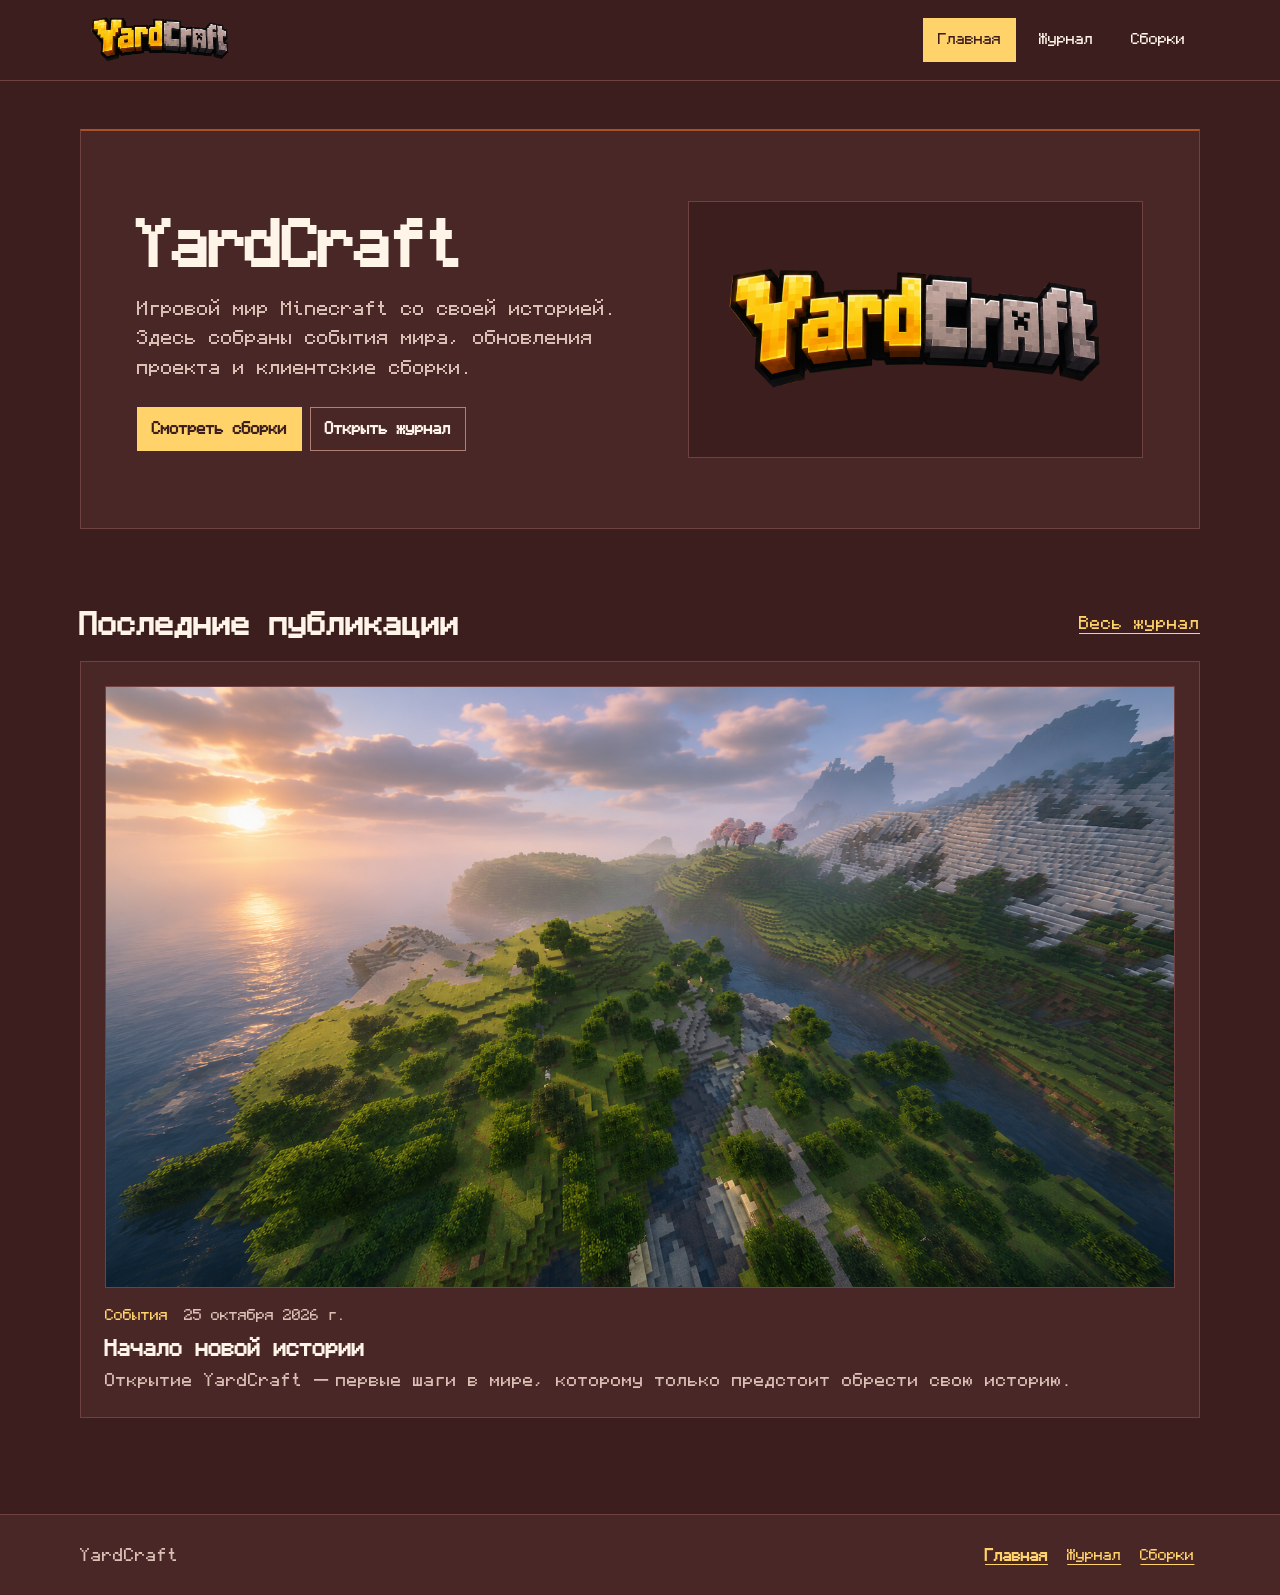
<file: index.html>
<!doctype html>
<html lang="ru" data-font="a">
<head>
  <meta charset="utf-8">
  <meta name="viewport" content="width=device-width, initial-scale=1">
  <meta name="theme-color" content="#3C1E1E">
  <meta name="description" content="Игровой мир Minecraft со своей историей. Здесь собраны события мира, обновления проекта и клиентские сборки.">
  <title>YardCraft</title>
  <link rel="canonical" href="https://yardcraft.github.io/">
  <meta property="og:type" content="website">
  <meta property="og:locale" content="ru_RU">
  <meta property="og:site_name" content="YardCraft">
  <meta property="og:title" content="YardCraft">
  <meta property="og:description" content="Игровой мир Minecraft со своей историей. Здесь собраны события мира, обновления проекта и клиентские сборки.">
  <meta property="og:url" content="https://yardcraft.github.io/">
  <meta property="og:image" content="https://yardcraft.github.io/YardCraft.png">
  <meta property="og:image:alt" content="YardCraft">
  <link rel="preload" href="/fonts/Monocraft-Regular.woff2" as="font" type="font/woff2" crossorigin>
  <link rel="stylesheet" href="/assets/css/site.css">
  <link rel="icon" href="/YardCraft.png" type="image/png">
  <script defer src="/assets/js/legacy-links.js"></script>
</head>
<body>
  <a class="skip" href="#main">К содержимому</a>
  <header class="site-header">
    <div class="wrap header-inner">
      <a class="logo" href="/" aria-label="YardCraft — главная">
        <img src="/YardCraft.png" alt="" width="1254" height="1254">
      </a>
      <nav class="navigation" aria-label="Основная"><a href="/" aria-current="page">Главная</a><a href="/journal/">Журнал</a><a href="/builds/">Сборки</a></nav>
    </div>
  </header>
  <main id="main" class="wrap" tabindex="-1">
  <div class="legacy">
    <p id="install"><a href="/builds/#install" data-legacy>Инструкция по установке</a></p><p id="tab-install"><a href="/builds/#install" data-legacy>Инструкция по установке</a></p><p id="panel-install"><a href="/builds/#install" data-legacy>Инструкция по установке</a></p><p id="events"><a href="/journal/events/" data-legacy>События в журнале</a></p><p id="tab-events"><a href="/journal/events/" data-legacy>События в журнале</a></p><p id="panel-events"><a href="/journal/events/" data-legacy>События в журнале</a></p><p id="step-1"><a href="/builds/#step-1" data-legacy>К шагу 1 инструкции</a></p><p id="step-2"><a href="/builds/#step-2" data-legacy>К шагу 2 инструкции</a></p><p id="step-3"><a href="/builds/#step-3" data-legacy>К шагу 3 инструкции</a></p><p id="step-4"><a href="/builds/#step-4" data-legacy>К шагу 4 инструкции</a></p><p id="step-5"><a href="/builds/#step-5" data-legacy>К шагу 5 инструкции</a></p><p id="step-6"><a href="/builds/#step-6" data-legacy>К шагу 6 инструкции</a></p><p id="step-7"><a href="/builds/#step-7" data-legacy>К шагу 7 инструкции</a></p><p id="step-8"><a href="/builds/#step-8" data-legacy>К шагу 8 инструкции</a></p>
  </div>
  <section class="hero">
    <div class="hero-copy">

      <h1>YardCraft</h1>
      <p class="lead">Игровой мир Minecraft со своей историей. Здесь собраны события мира, обновления проекта и клиентские сборки.</p>

      <div class="actions"><a class="button primary" href="/builds/">Смотреть сборки</a><a class="button" href="/journal/">Открыть журнал</a></div>
    </div>
    <div class="hero-brand" aria-hidden="true"><img src="/YardCraft.png" alt="" width="1254" height="1254" fetchpriority="high"></div>
  </section>

  <section class="site-section recent" aria-labelledby="recent">
    <div class="section-heading"><h2 id="recent">Последние публикации</h2><a href="/journal/">Весь журнал</a></div>
    <ul class="post-list">
    <li><article class="post-card has-cover">
      <figure class="media card-cover"><img src="/assets/images/001-server-opening.png" alt="Вид на спавн и гору в день открытия" width="1672" height="941" decoding="async" loading="lazy"></figure>
      <div>
        <p class="meta"><span>События</span><time datetime="2026-10-25">25 октября 2026 г.</time></p>
        <h3><a href="/journal/posts/nachalo-novoy-istorii/">Начало новой истории</a></h3>
        <p>Открытие YardCraft — первые шаги в мире, которому только предстоит обрести свою историю.</p>
      </div>
    </article></li></ul>
  </section></main>
  <footer class="site-footer">
    <div class="wrap footer-inner">
      <span>YardCraft</span>
      <nav class="footer-nav" aria-label="В подвале"><a href="/" aria-current="page">Главная</a><a href="/journal/">Журнал</a><a href="/builds/">Сборки</a></nav>
    </div>
  </footer>
</body>
</html>
</file>
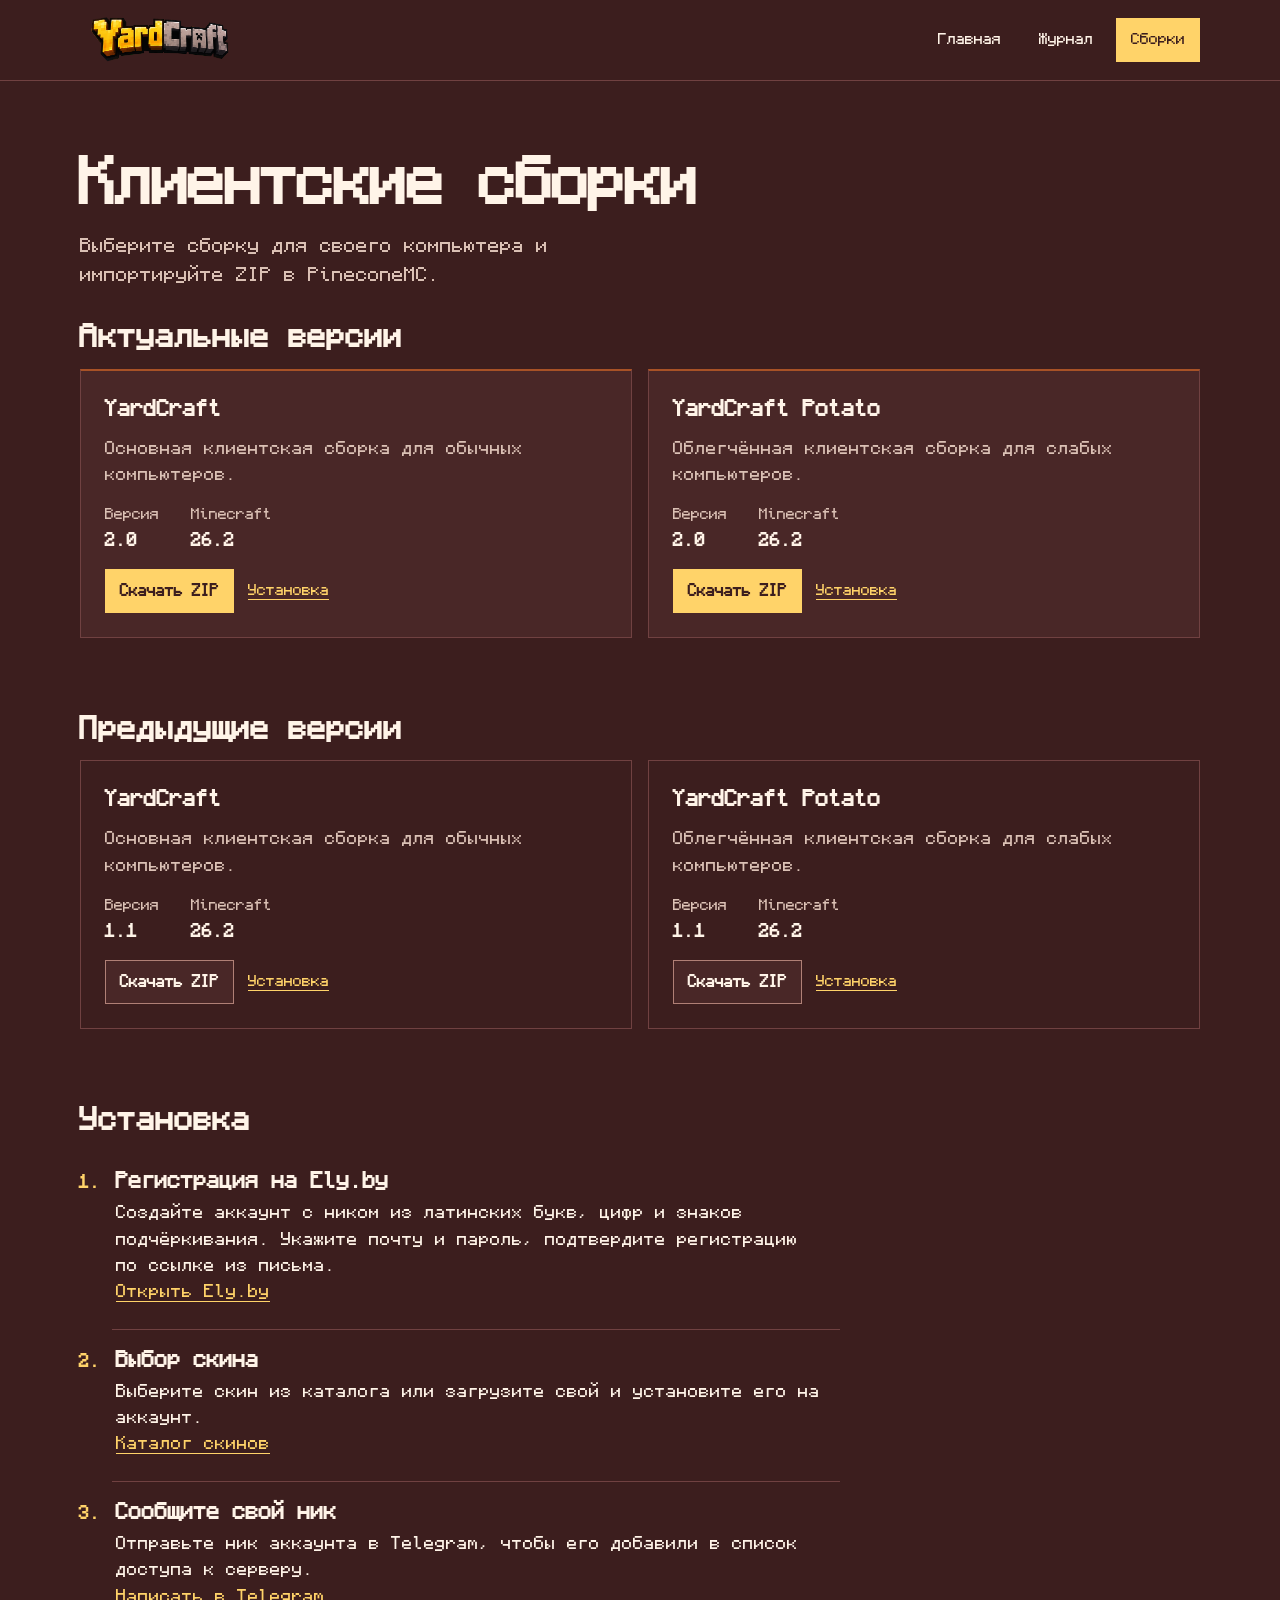
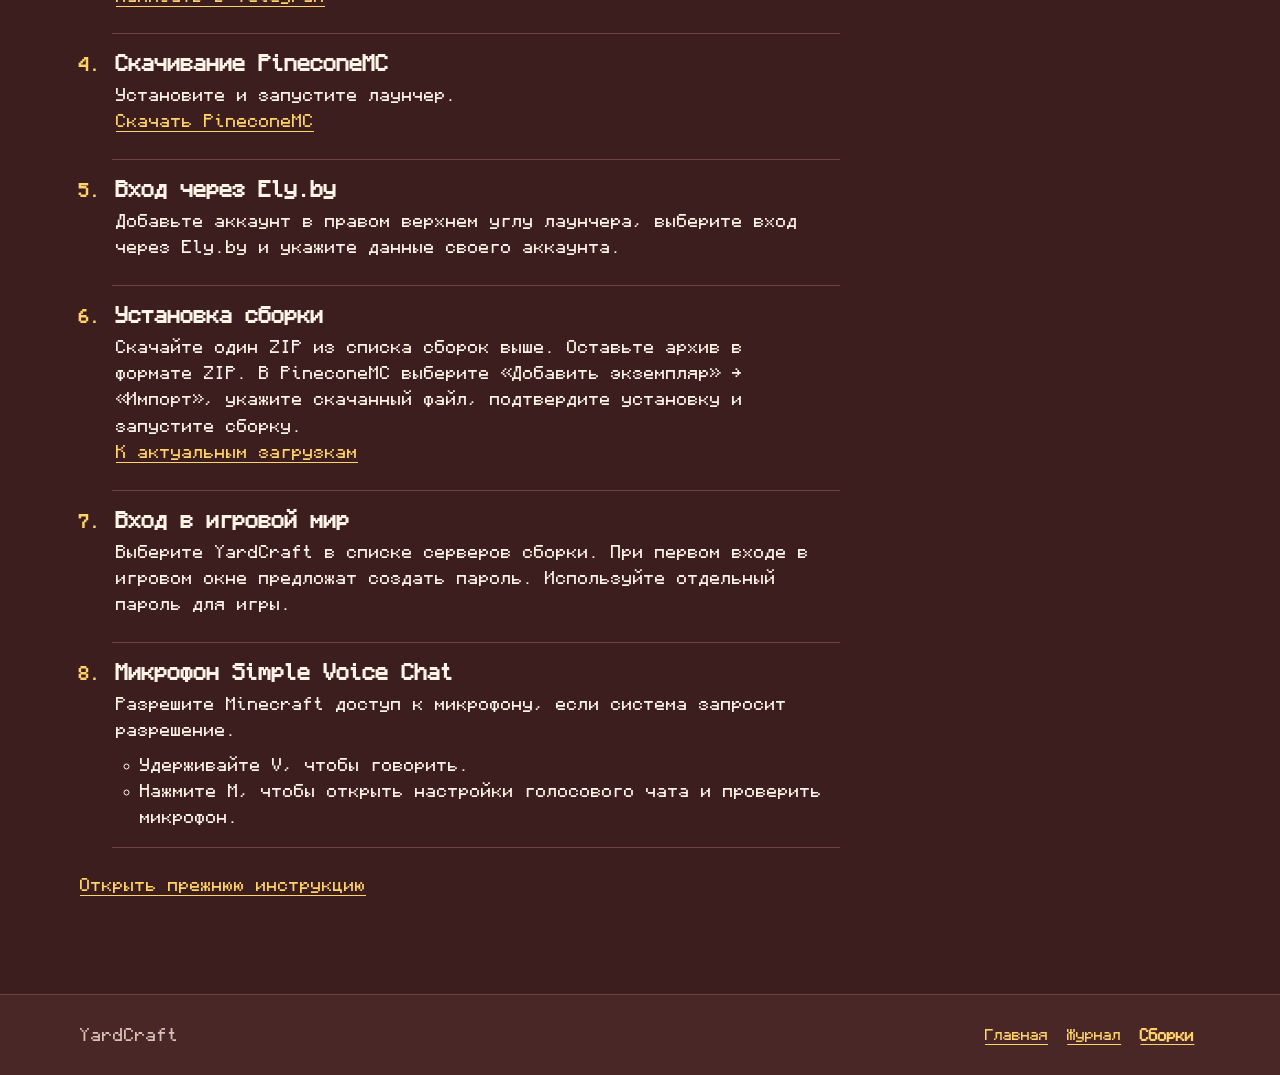
<file: builds/index.html>
<!doctype html>
<html lang="ru" data-font="a">
<head>
  <meta charset="utf-8">
  <meta name="viewport" content="width=device-width, initial-scale=1">
  <meta name="theme-color" content="#3C1E1E">
  <meta name="description" content="Актуальные и предыдущие клиентские сборки YardCraft и YardCraft Potato. Инструкция по установке через PineconeMC.">
  <title>Клиентские сборки · YardCraft</title>
  <link rel="canonical" href="https://yardcraft.github.io/builds/">
  <meta property="og:type" content="website">
  <meta property="og:locale" content="ru_RU">
  <meta property="og:site_name" content="YardCraft">
  <meta property="og:title" content="Клиентские сборки · YardCraft">
  <meta property="og:description" content="Актуальные и предыдущие клиентские сборки YardCraft и YardCraft Potato. Инструкция по установке через PineconeMC.">
  <meta property="og:url" content="https://yardcraft.github.io/builds/">
  <meta property="og:image" content="https://yardcraft.github.io/YardCraft.png">
  <meta property="og:image:alt" content="YardCraft">
  <link rel="preload" href="/fonts/Monocraft-Regular.woff2" as="font" type="font/woff2" crossorigin>
  <link rel="stylesheet" href="/assets/css/site.css">
  <link rel="icon" href="/YardCraft.png" type="image/png">

</head>
<body>
  <a class="skip" href="#main">К содержимому</a>
  <header class="site-header">
    <div class="wrap header-inner">
      <a class="logo" href="/" aria-label="YardCraft — главная">
        <img src="/YardCraft.png" alt="" width="1254" height="1254">
      </a>
      <nav class="navigation" aria-label="Основная"><a href="/">Главная</a><a href="/journal/">Журнал</a><a href="/builds/" aria-current="page">Сборки</a></nav>
    </div>
  </header>
  <main id="main" class="wrap" tabindex="-1">
  <header class="page-intro">
    <h1>Клиентские сборки</h1>
    <p class="lead">Выберите сборку для своего компьютера и импортируйте ZIP в PineconeMC.</p>
  </header>
  <section id="latest" aria-labelledby="latest-title">
    <h2 id="latest-title">Актуальные версии</h2>
    <div class="build-grid"><article class="build-card">

    <h3>YardCraft</h3>
    <p>Основная клиентская сборка для обычных компьютеров.</p>
    <dl class="facts"><div><dt>Версия</dt><dd>2.0</dd></div><div><dt>Minecraft</dt><dd>26.2</dd></div></dl>
    <div class="actions">
      <a class="button primary" href="https://github.com/bobesmogh/YardCraft/releases/download/v2.0/Yardcraft_v2.0.zip" aria-label="Скачать ZIP — YardCraft 2.0">Скачать ZIP</a>
      <a class="plain-action" href="#install">Установка</a>
    </div>

  </article><article class="build-card">

    <h3>YardCraft Potato</h3>
    <p>Облегчённая клиентская сборка для слабых компьютеров.</p>
    <dl class="facts"><div><dt>Версия</dt><dd>2.0</dd></div><div><dt>Minecraft</dt><dd>26.2</dd></div></dl>
    <div class="actions">
      <a class="button primary" href="https://github.com/bobesmogh/YardCraft/releases/download/v2.0/YardCraftpotato_v2.0.zip" aria-label="Скачать ZIP — YardCraft Potato 2.0">Скачать ZIP</a>
      <a class="plain-action" href="#install">Установка</a>
    </div>

  </article></div>
  </section>
  <section class="site-section" aria-labelledby="archive-title">
    <h2 id="archive-title">Предыдущие версии</h2>
    <div class="build-grid"><article class="build-card archived">

    <h3>YardCraft</h3>
    <p>Основная клиентская сборка для обычных компьютеров.</p>
    <dl class="facts"><div><dt>Версия</dt><dd>1.1</dd></div><div><dt>Minecraft</dt><dd>26.2</dd></div></dl>
    <div class="actions">
      <a class="button" href="https://github.com/bobesmogh/YardCraft/releases/download/Client/Yardcraft_v.1.1.zip" aria-label="Скачать ZIP — YardCraft 1.1">Скачать ZIP</a>
      <a class="plain-action" href="#install">Установка</a>
    </div>

  </article><article class="build-card archived">

    <h3>YardCraft Potato</h3>
    <p>Облегчённая клиентская сборка для слабых компьютеров.</p>
    <dl class="facts"><div><dt>Версия</dt><dd>1.1</dd></div><div><dt>Minecraft</dt><dd>26.2</dd></div></dl>
    <div class="actions">
      <a class="button" href="https://github.com/bobesmogh/YardCraft/releases/download/lowClient/YardCraftpotato_v.1.1.zip" aria-label="Скачать ZIP — YardCraft Potato 1.1">Скачать ZIP</a>
      <a class="plain-action" href="#install">Установка</a>
    </div>

  </article></div>
  </section>
  <section class="site-section install narrow" id="install">
    <h2>Установка</h2>
    <ol class="steps">
    <li id="step-1">
      <h3>Регистрация на Ely.by</h3>
      <p>Создайте аккаунт с ником из латинских букв, цифр и знаков подчёркивания. Укажите почту и пароль, подтвердите регистрацию по ссылке из письма.<br><a href="https://account.ely.by/register">Открыть Ely.by</a></p>
    </li>
    <li id="step-2">
      <h3>Выбор скина</h3>
      <p>Выберите скин из каталога или загрузите свой и установите его на аккаунт.<br><a href="https://ely.by/skins">Каталог скинов</a></p>
    </li>
    <li id="step-3">
      <h3>Сообщите свой ник</h3>
      <p>Отправьте ник аккаунта в Telegram, чтобы его добавили в список доступа к серверу.<br><a href="https://t.me/bobesmogh">Написать в Telegram</a></p>
    </li>
    <li id="step-4">
      <h3>Скачивание PineconeMC</h3>
      <p>Установите и запустите лаунчер.<br><a href="https://elyprismlauncher.github.io/">Скачать PineconeMC</a></p>
    </li>
    <li id="step-5">
      <h3>Вход через Ely.by</h3>
      <p>Добавьте аккаунт в правом верхнем углу лаунчера, выберите вход через Ely.by и укажите данные своего аккаунта.</p>
    </li>
    <li id="step-6">
      <h3>Установка сборки</h3>
      <p>Скачайте один ZIP из списка сборок выше. Оставьте архив в формате ZIP. В PineconeMC выберите «Добавить экземпляр» → «Импорт», укажите скачанный файл, подтвердите установку и запустите сборку.<br><a href="/builds/#latest">К актуальным загрузкам</a></p>
    </li>
    <li id="step-7">
      <h3>Вход в игровой мир</h3>
      <p>Выберите YardCraft в списке серверов сборки. При первом входе в игровом окне предложат создать пароль. Используйте отдельный пароль для игры.</p>
    </li>
    <li id="step-8">
      <h3>Микрофон Simple Voice Chat</h3>
      <p>Разрешите Minecraft доступ к микрофону, если система запросит разрешение.</p>
<ul><li>Удерживайте V, чтобы говорить.</li><li>Нажмите M, чтобы открыть настройки голосового чата и проверить микрофон.</li></ul>
    </li></ol>
    <p><a href="/Instruction.html">Открыть прежнюю инструкцию</a></p>
  </section></main>
  <footer class="site-footer">
    <div class="wrap footer-inner">
      <span>YardCraft</span>
      <nav class="footer-nav" aria-label="В подвале"><a href="/">Главная</a><a href="/journal/">Журнал</a><a href="/builds/" aria-current="page">Сборки</a></nav>
    </div>
  </footer>
</body>
</html>
</file>
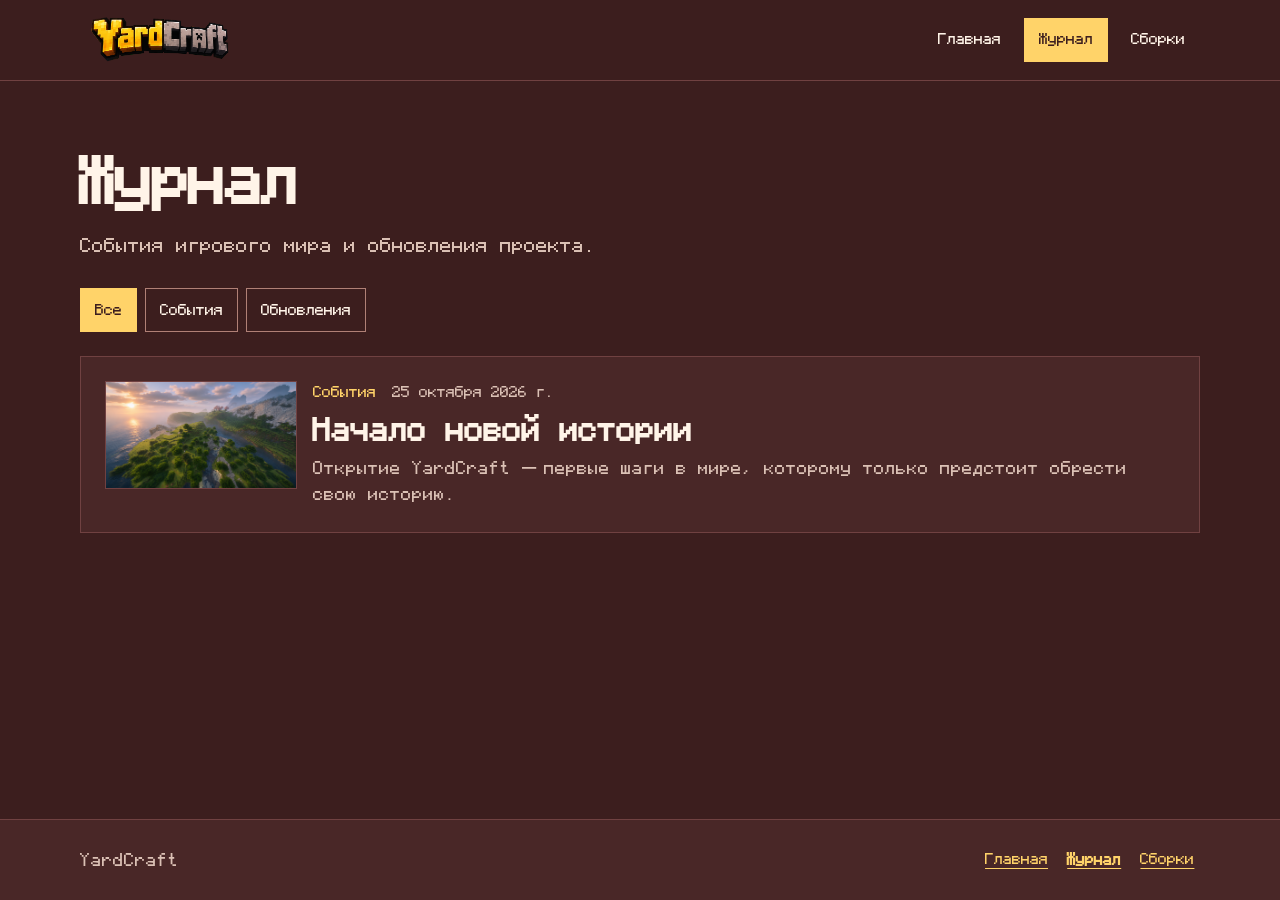
<file: journal/index.html>
<!doctype html>
<html lang="ru" data-font="a">
<head>
  <meta charset="utf-8">
  <meta name="viewport" content="width=device-width, initial-scale=1">
  <meta name="theme-color" content="#3C1E1E">
  <meta name="description" content="События игрового мира и обновления проекта YardCraft.">
  <title>Журнал · YardCraft</title>
  <link rel="canonical" href="https://yardcraft.github.io/journal/">
  <meta property="og:type" content="website">
  <meta property="og:locale" content="ru_RU">
  <meta property="og:site_name" content="YardCraft">
  <meta property="og:title" content="Журнал · YardCraft">
  <meta property="og:description" content="События игрового мира и обновления проекта YardCraft.">
  <meta property="og:url" content="https://yardcraft.github.io/journal/">
  <meta property="og:image" content="https://yardcraft.github.io/YardCraft.png">
  <meta property="og:image:alt" content="YardCraft">
  <link rel="preload" href="/fonts/Monocraft-Regular.woff2" as="font" type="font/woff2" crossorigin>
  <link rel="stylesheet" href="/assets/css/site.css">
  <link rel="icon" href="/YardCraft.png" type="image/png">

</head>
<body>
  <a class="skip" href="#main">К содержимому</a>
  <header class="site-header">
    <div class="wrap header-inner">
      <a class="logo" href="/" aria-label="YardCraft — главная">
        <img src="/YardCraft.png" alt="" width="1254" height="1254">
      </a>
      <nav class="navigation" aria-label="Основная"><a href="/">Главная</a><a href="/journal/" aria-current="page">Журнал</a><a href="/builds/">Сборки</a></nav>
    </div>
  </header>
  <main id="main" class="wrap" tabindex="-1">
  <header class="page-intro">
    <h1>Журнал</h1>
    <p class="lead">События игрового мира и обновления проекта.</p>
  </header>
  <nav class="filters" aria-label="Категории журнала"><a href="/journal/" aria-current="page">Все</a><a href="/journal/events/">События</a><a href="/journal/updates/">Обновления</a></nav>
  <section class="journal-feed" aria-label="Публикации"><ul class="post-list">
    <li><article class="post-card has-cover">
      <figure class="media card-cover"><img src="/assets/images/001-server-opening.png" alt="Вид на спавн и гору в день открытия" width="1672" height="941" decoding="async" loading="lazy"></figure>
      <div>
        <p class="meta"><span>События</span><time datetime="2026-10-25">25 октября 2026 г.</time></p>
        <h2><a href="/journal/posts/nachalo-novoy-istorii/">Начало новой истории</a></h2>
        <p>Открытие YardCraft — первые шаги в мире, которому только предстоит обрести свою историю.</p>
      </div>
    </article></li></ul></section></main>
  <footer class="site-footer">
    <div class="wrap footer-inner">
      <span>YardCraft</span>
      <nav class="footer-nav" aria-label="В подвале"><a href="/">Главная</a><a href="/journal/" aria-current="page">Журнал</a><a href="/builds/">Сборки</a></nav>
    </div>
  </footer>
</body>
</html>
</file>
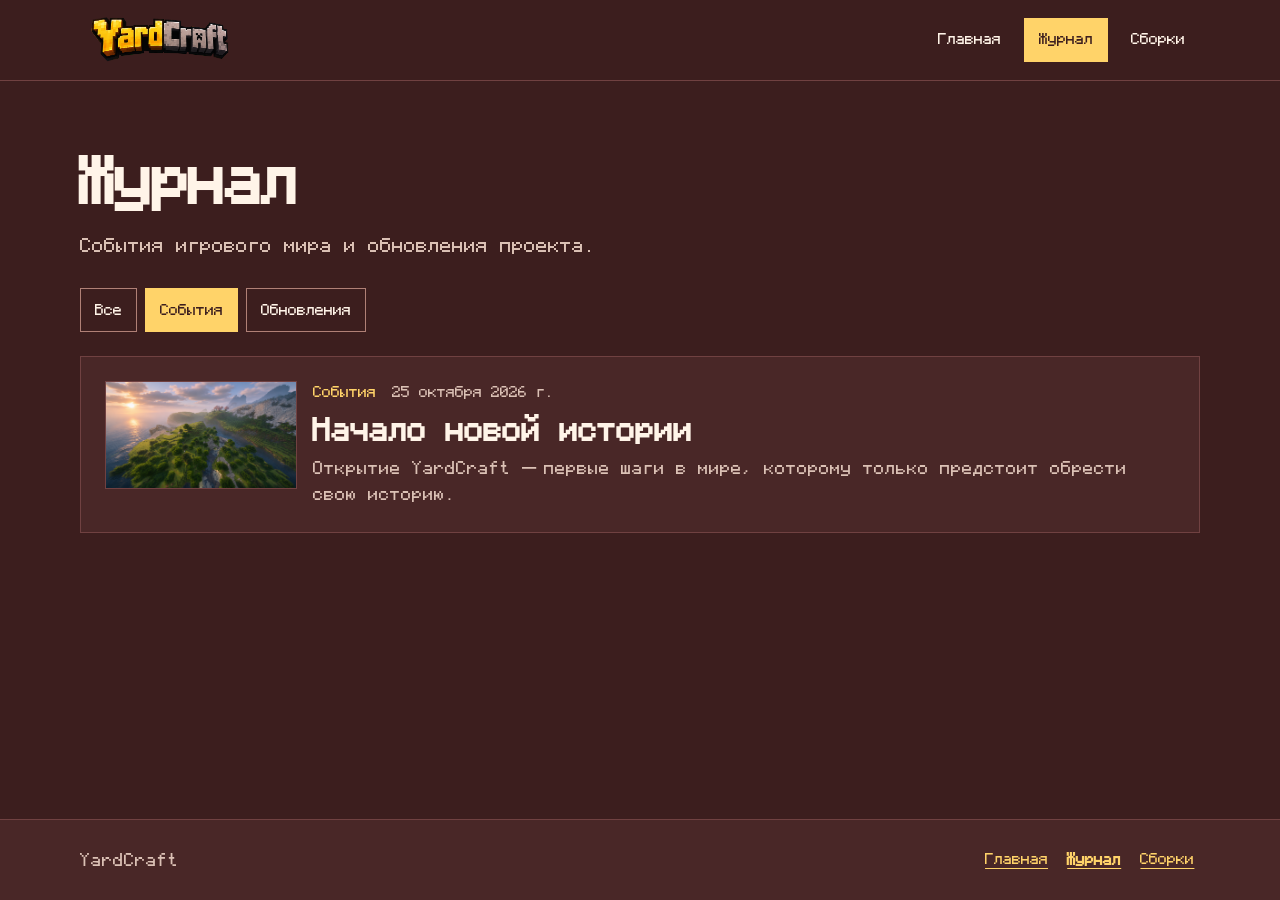
<file: journal/events/index.html>
<!doctype html>
<html lang="ru" data-font="a">
<head>
  <meta charset="utf-8">
  <meta name="viewport" content="width=device-width, initial-scale=1">
  <meta name="theme-color" content="#3C1E1E">
  <meta name="description" content="Публикации о событиях игрового мира YardCraft.">
  <title>События · Журнал · YardCraft</title>
  <link rel="canonical" href="https://yardcraft.github.io/journal/events/">
  <meta property="og:type" content="website">
  <meta property="og:locale" content="ru_RU">
  <meta property="og:site_name" content="YardCraft">
  <meta property="og:title" content="События · Журнал · YardCraft">
  <meta property="og:description" content="Публикации о событиях игрового мира YardCraft.">
  <meta property="og:url" content="https://yardcraft.github.io/journal/events/">
  <meta property="og:image" content="https://yardcraft.github.io/YardCraft.png">
  <meta property="og:image:alt" content="YardCraft">
  <link rel="preload" href="/fonts/Monocraft-Regular.woff2" as="font" type="font/woff2" crossorigin>
  <link rel="stylesheet" href="/assets/css/site.css">
  <link rel="icon" href="/YardCraft.png" type="image/png">

</head>
<body>
  <a class="skip" href="#main">К содержимому</a>
  <header class="site-header">
    <div class="wrap header-inner">
      <a class="logo" href="/" aria-label="YardCraft — главная">
        <img src="/YardCraft.png" alt="" width="1254" height="1254">
      </a>
      <nav class="navigation" aria-label="Основная"><a href="/">Главная</a><a href="/journal/" aria-current="location">Журнал</a><a href="/builds/">Сборки</a></nav>
    </div>
  </header>
  <main id="main" class="wrap" tabindex="-1">
  <header class="page-intro">
    <h1>Журнал</h1>
    <p class="lead">События игрового мира и обновления проекта.</p>
  </header>
  <nav class="filters" aria-label="Категории журнала"><a href="/journal/">Все</a><a href="/journal/events/" aria-current="page">События</a><a href="/journal/updates/">Обновления</a></nav>
  <section class="journal-feed" aria-label="Публикации"><ul class="post-list">
    <li><article class="post-card has-cover">
      <figure class="media card-cover"><img src="/assets/images/001-server-opening.png" alt="Вид на спавн и гору в день открытия" width="1672" height="941" decoding="async" loading="lazy"></figure>
      <div>
        <p class="meta"><span>События</span><time datetime="2026-10-25">25 октября 2026 г.</time></p>
        <h2><a href="/journal/posts/nachalo-novoy-istorii/">Начало новой истории</a></h2>
        <p>Открытие YardCraft — первые шаги в мире, которому только предстоит обрести свою историю.</p>
      </div>
    </article></li></ul></section></main>
  <footer class="site-footer">
    <div class="wrap footer-inner">
      <span>YardCraft</span>
      <nav class="footer-nav" aria-label="В подвале"><a href="/">Главная</a><a href="/journal/" aria-current="location">Журнал</a><a href="/builds/">Сборки</a></nav>
    </div>
  </footer>
</body>
</html>
</file>
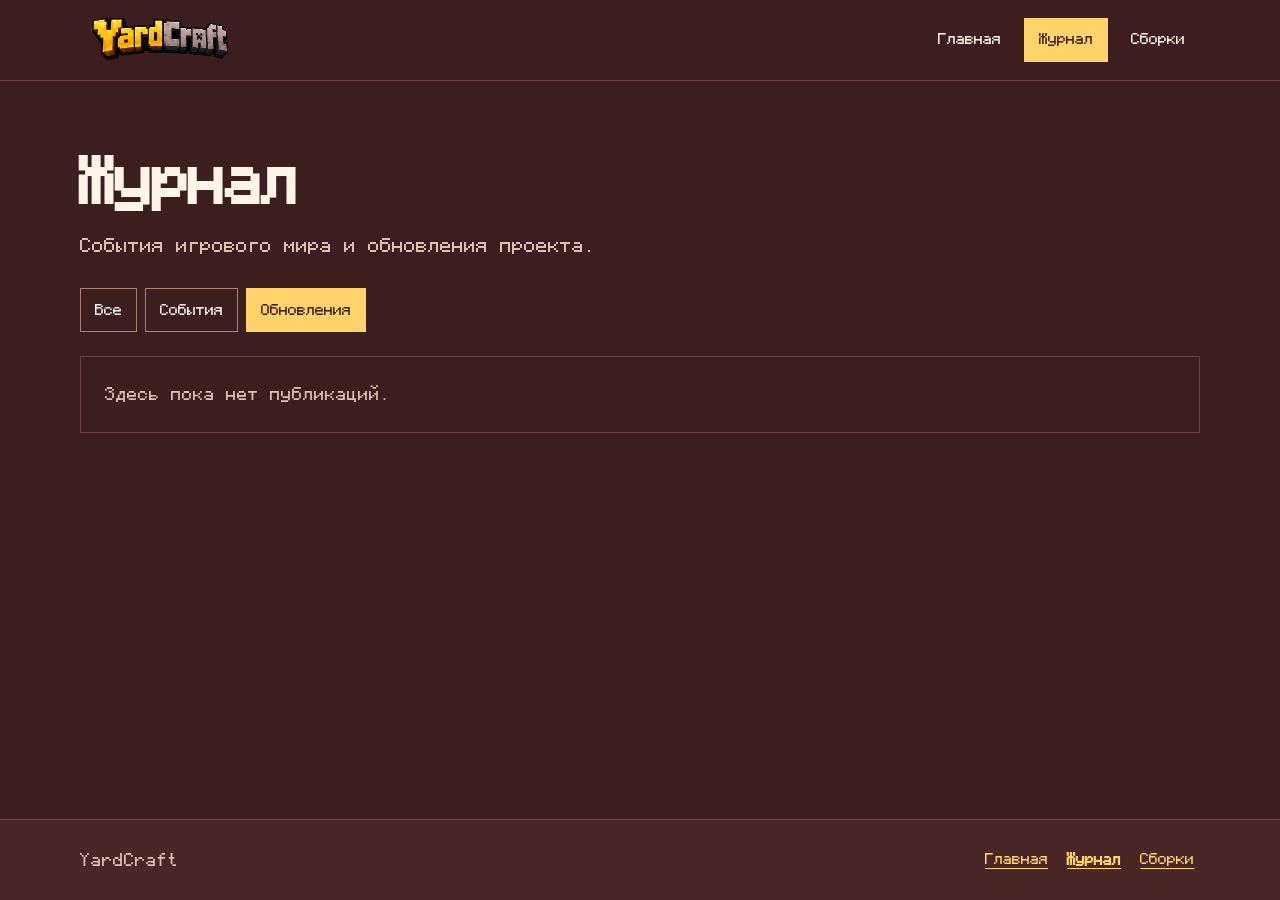
<file: journal/updates/index.html>
<!doctype html>
<html lang="ru" data-font="a">
<head>
  <meta charset="utf-8">
  <meta name="viewport" content="width=device-width, initial-scale=1">
  <meta name="theme-color" content="#3C1E1E">
  <meta name="description" content="Новости и обновления проекта YardCraft.">
  <title>Обновления · Журнал · YardCraft</title>
  <link rel="canonical" href="https://yardcraft.github.io/journal/updates/">
  <meta property="og:type" content="website">
  <meta property="og:locale" content="ru_RU">
  <meta property="og:site_name" content="YardCraft">
  <meta property="og:title" content="Обновления · Журнал · YardCraft">
  <meta property="og:description" content="Новости и обновления проекта YardCraft.">
  <meta property="og:url" content="https://yardcraft.github.io/journal/updates/">
  <meta property="og:image" content="https://yardcraft.github.io/YardCraft.png">
  <meta property="og:image:alt" content="YardCraft">
  <link rel="preload" href="/fonts/Monocraft-Regular.woff2" as="font" type="font/woff2" crossorigin>
  <link rel="stylesheet" href="/assets/css/site.css">
  <link rel="icon" href="/YardCraft.png" type="image/png">

</head>
<body>
  <a class="skip" href="#main">К содержимому</a>
  <header class="site-header">
    <div class="wrap header-inner">
      <a class="logo" href="/" aria-label="YardCraft — главная">
        <img src="/YardCraft.png" alt="" width="1254" height="1254">
      </a>
      <nav class="navigation" aria-label="Основная"><a href="/">Главная</a><a href="/journal/" aria-current="location">Журнал</a><a href="/builds/">Сборки</a></nav>
    </div>
  </header>
  <main id="main" class="wrap" tabindex="-1">
  <header class="page-intro">
    <h1>Журнал</h1>
    <p class="lead">События игрового мира и обновления проекта.</p>
  </header>
  <nav class="filters" aria-label="Категории журнала"><a href="/journal/">Все</a><a href="/journal/events/">События</a><a href="/journal/updates/" aria-current="page">Обновления</a></nav>
  <section class="journal-feed" aria-label="Публикации"><p class="empty">Здесь пока нет публикаций.</p></section></main>
  <footer class="site-footer">
    <div class="wrap footer-inner">
      <span>YardCraft</span>
      <nav class="footer-nav" aria-label="В подвале"><a href="/">Главная</a><a href="/journal/" aria-current="location">Журнал</a><a href="/builds/">Сборки</a></nav>
    </div>
  </footer>
</body>
</html>
</file>
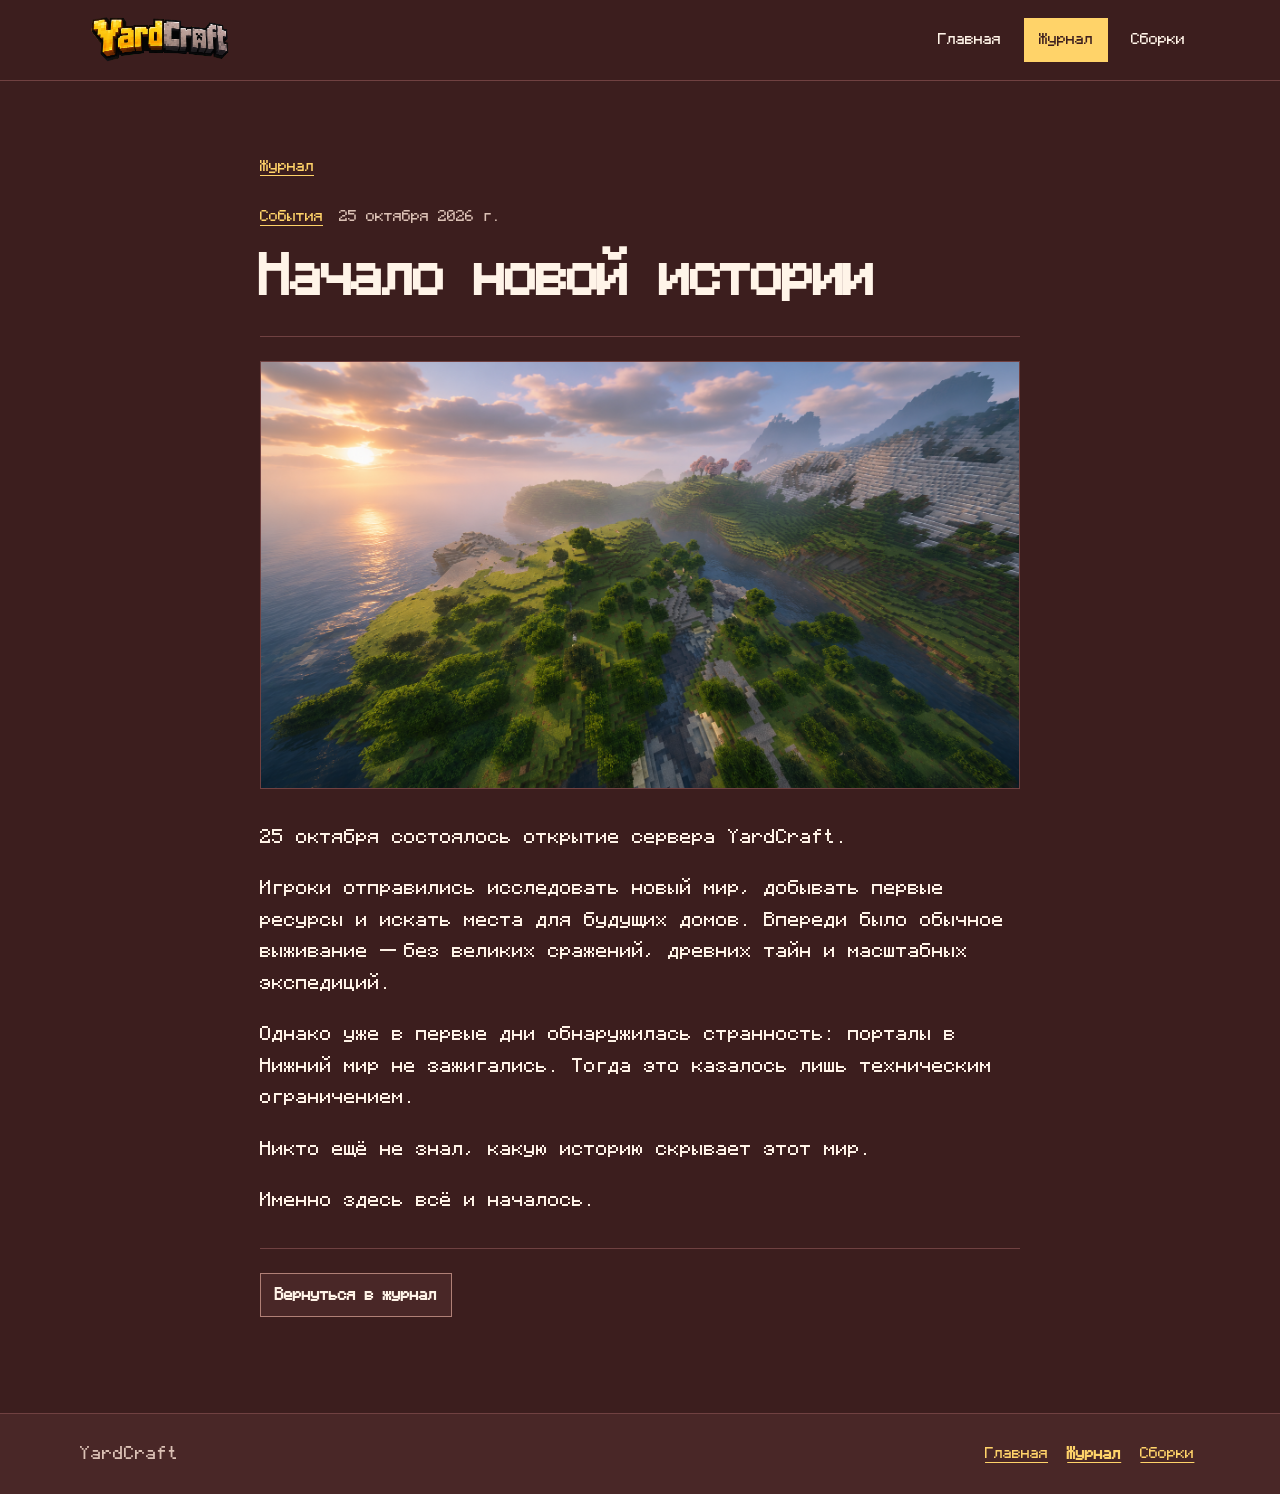
<file: journal/posts/nachalo-novoy-istorii/index.html>
<!doctype html>
<html lang="ru" data-font="a">
<head>
  <meta charset="utf-8">
  <meta name="viewport" content="width=device-width, initial-scale=1">
  <meta name="theme-color" content="#3C1E1E">
  <meta name="description" content="Открытие YardCraft — первые шаги в мире, которому только предстоит обрести свою историю.">
  <title>Начало новой истории · YardCraft</title>
  <link rel="canonical" href="https://yardcraft.github.io/journal/posts/nachalo-novoy-istorii/">
  <meta property="og:type" content="article">
  <meta property="og:locale" content="ru_RU">
  <meta property="og:site_name" content="YardCraft">
  <meta property="og:title" content="Начало новой истории · YardCraft">
  <meta property="og:description" content="Открытие YardCraft — первые шаги в мире, которому только предстоит обрести свою историю.">
  <meta property="og:url" content="https://yardcraft.github.io/journal/posts/nachalo-novoy-istorii/">
  <meta property="og:image" content="https://yardcraft.github.io/YardCraft.png">
  <meta property="og:image:alt" content="YardCraft">
  <link rel="preload" href="/fonts/Monocraft-Regular.woff2" as="font" type="font/woff2" crossorigin>
  <link rel="stylesheet" href="/assets/css/site.css">
  <link rel="icon" href="/YardCraft.png" type="image/png">

</head>
<body>
  <a class="skip" href="#main">К содержимому</a>
  <header class="site-header">
    <div class="wrap header-inner">
      <a class="logo" href="/" aria-label="YardCraft — главная">
        <img src="/YardCraft.png" alt="" width="1254" height="1254">
      </a>
      <nav class="navigation" aria-label="Основная"><a href="/">Главная</a><a href="/journal/" aria-current="location">Журнал</a><a href="/builds/">Сборки</a></nav>
    </div>
  </header>
  <main id="main" class="wrap" tabindex="-1">
  <article class="article narrow" data-article>
    <header class="page-intro">
      <a class="back" href="/journal/">Журнал</a>
      <p class="meta"><a href="/journal/events/">События</a><time datetime="2026-10-25">25 октября 2026 г.</time></p>
      <h1>Начало новой истории</h1>
    </header>
    <figure class="media article-cover"><img src="/assets/images/001-server-opening.png" alt="Вид на спавн и гору в день открытия" width="1672" height="941" decoding="async"></figure>
    <div class="article-body"><p>25 октября состоялось открытие сервера YardCraft.</p>
<p>Игроки отправились исследовать новый мир, добывать первые ресурсы и искать места для будущих домов. Впереди было обычное выживание — без великих сражений, древних тайн и масштабных экспедиций.</p>
<p>Однако уже в первые дни обнаружилась странность: порталы в Нижний мир не зажигались. Тогда это казалось лишь техническим ограничением.</p>
<p>Никто ещё не знал, какую историю скрывает этот мир.</p>
<p>Именно здесь всё и началось.</p></div>
    <footer class="article-footer"><a class="button" href="/journal/">Вернуться в журнал</a></footer>
  </article></main>
  <footer class="site-footer">
    <div class="wrap footer-inner">
      <span>YardCraft</span>
      <nav class="footer-nav" aria-label="В подвале"><a href="/">Главная</a><a href="/journal/" aria-current="location">Журнал</a><a href="/builds/">Сборки</a></nav>
    </div>
  </footer>
</body>
</html>
</file>
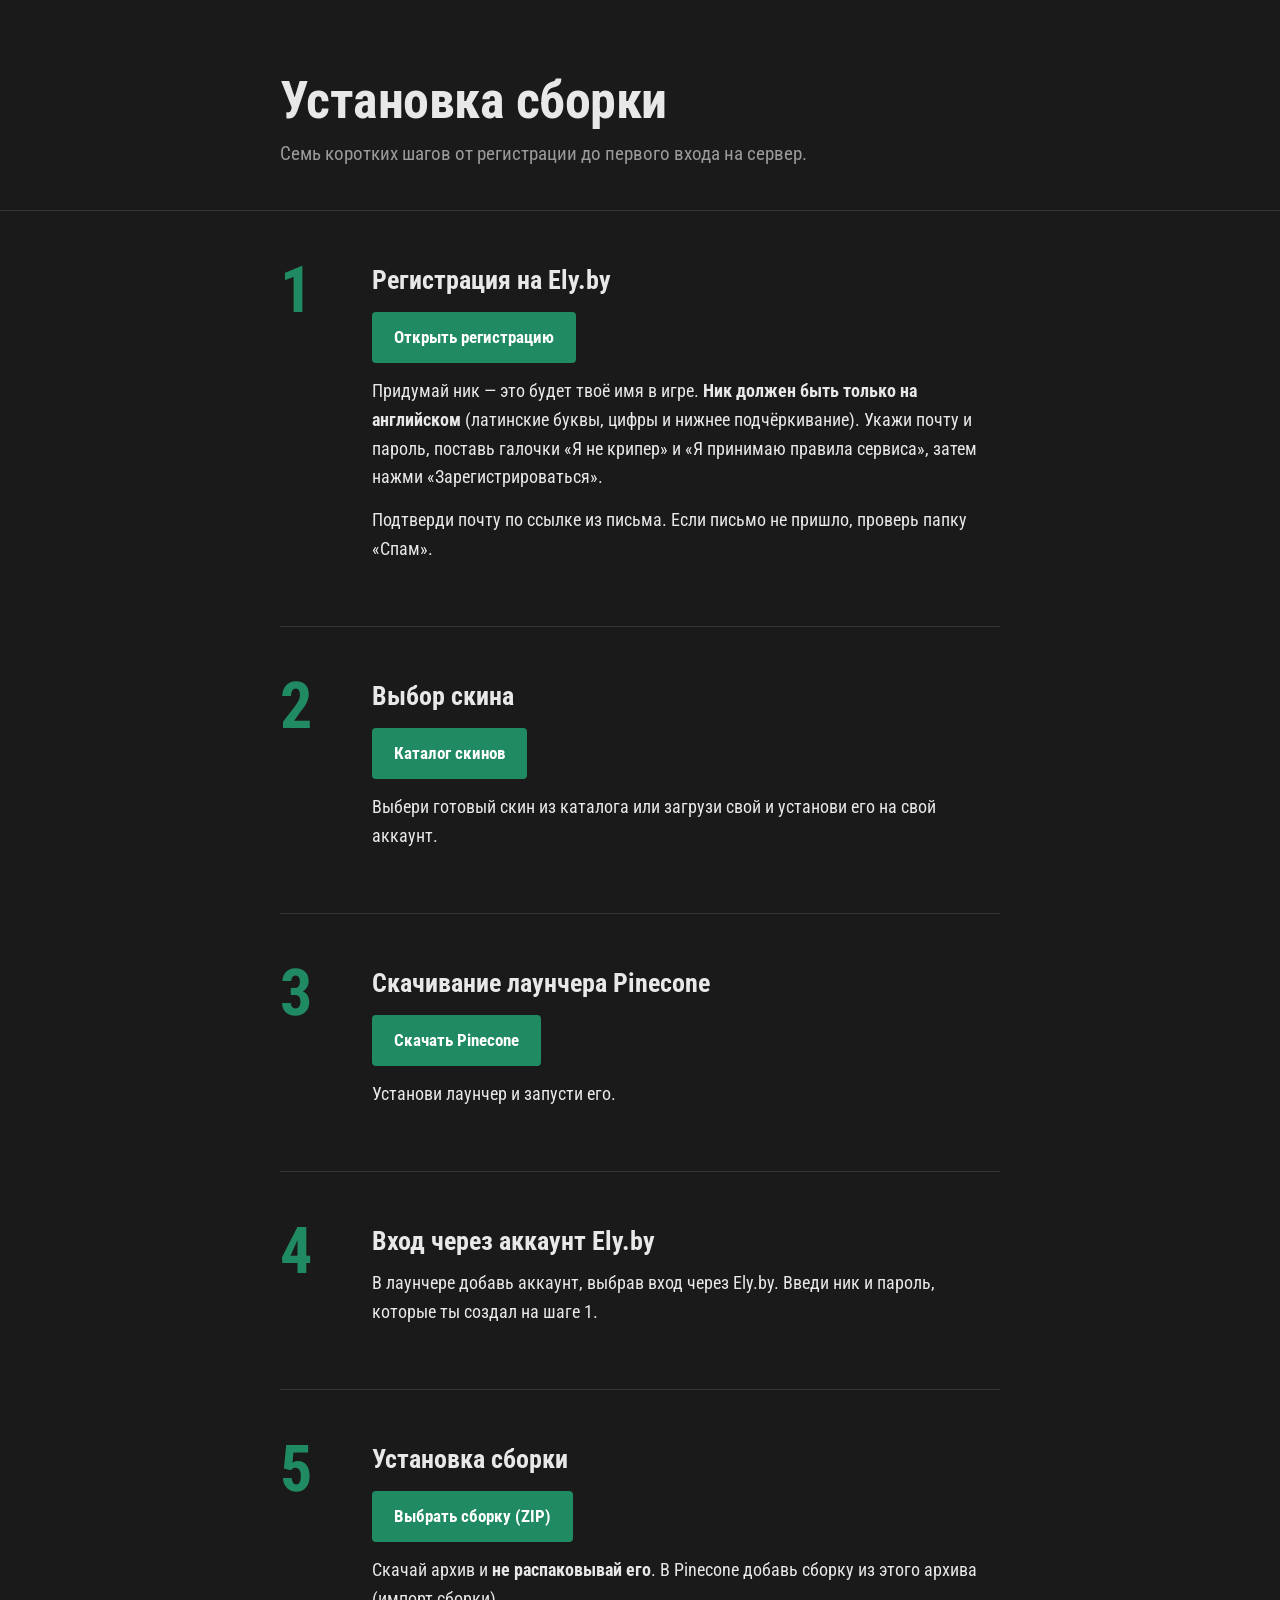
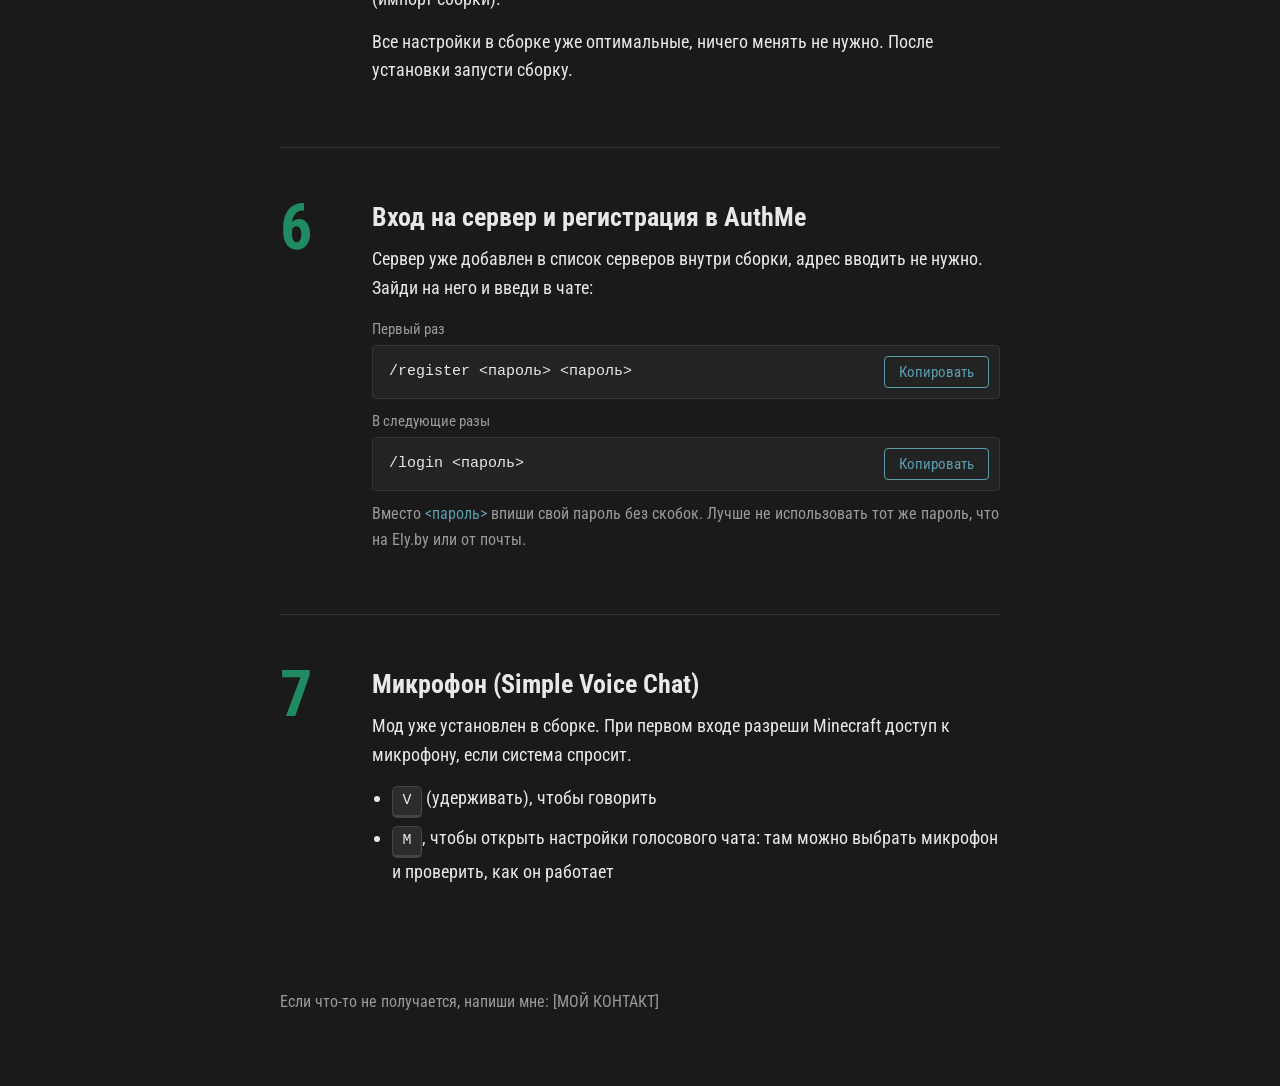
<file: Instruction.html>
<!DOCTYPE html>
<html lang="ru">
<head>
<meta charset="utf-8">
<meta name="viewport" content="width=device-width, initial-scale=1">
<title>Установка сборки</title>
<link rel="canonical" href="https://yardcraft.github.io/Instruction.html">
<meta property="og:type" content="website">
<meta property="og:title" content="Установка сборки YardCraft">
<meta property="og:url" content="https://yardcraft.github.io/Instruction.html">
<meta property="og:image" content="https://yardcraft.github.io/YardCraft.png">
<meta name="theme-color" content="#1a1a1a">
<!-- Шрифт: если Google Fonts недоступен, подставится системный шрифт. Убери эти 3 строки, если шрифт не нужен. -->
<link rel="preconnect" href="https://fonts.googleapis.com">
<link rel="preconnect" href="https://fonts.gstatic.com" crossorigin>
<link href="https://fonts.googleapis.com/css2?family=Roboto+Condensed:wght@400;700&display=swap" rel="stylesheet">
<style>
:root{
  --bg:#1a1a1a;
  --surface:#232323;
  --line:#343434;
  --text:#e8e8e8;
  --muted:#9a9a9a;
  --green:#208B62;
  --green-hover:#27a577;
  --blue:#5C9DAE;
  --font:"Roboto Condensed",system-ui,-apple-system,"Segoe UI",Roboto,"Helvetica Neue",Arial,sans-serif;
  --mono:ui-monospace,SFMono-Regular,Menlo,Consolas,"Liberation Mono",monospace;
}
*{box-sizing:border-box}
html{scroll-behavior:smooth;color-scheme:dark}
body{
  margin:0;background:var(--bg);color:var(--text);
  font-family:var(--font);font-size:18px;line-height:1.6;
  -webkit-text-size-adjust:100%;
}
.wrap{max-width:760px;margin:0 auto;padding:0 20px}
header{padding:72px 0 40px;border-bottom:1px solid var(--line)}
h1{margin:0 0 10px;font-size:clamp(34px,7vw,52px);line-height:1.1;font-weight:700;letter-spacing:-.01em}
.lead{margin:0;color:var(--muted);font-size:19px}

.step{display:grid;grid-template-columns:72px 1fr;gap:0 20px;padding:48px 0;border-bottom:1px solid var(--line)}
.num{font-size:64px;line-height:1;font-weight:700;color:var(--green)}
.step h2{margin:6px 0 12px;font-size:26px;line-height:1.2;font-weight:700}
.step p{margin:0 0 14px}
.step ul{margin:0 0 14px;padding-left:20px}
.step li{margin-bottom:6px}
.body{min-width:0}
.muted{color:var(--muted);font-size:16px}
.blue{color:var(--blue)}

.btn{
  display:inline-block;margin:4px 0 14px;padding:12px 22px;
  background:var(--green);color:#fff;text-decoration:none;
  font-family:inherit;font-size:17px;font-weight:700;
  border-radius:4px;border:0;cursor:pointer;
  transition:background-color .2s ease,transform .2s ease;
}
.btn:hover{background:var(--green-hover)}
.btn:active{transform:translateY(1px)}
a:focus-visible,button:focus-visible{outline:2px solid var(--blue);outline-offset:3px}

.cmd{
  display:flex;align-items:center;justify-content:space-between;gap:12px;
  margin:0 0 10px;padding:10px 10px 10px 16px;
  background:var(--surface);border:1px solid var(--line);border-radius:4px;
}
.cmd code{font-family:var(--mono);font-size:15px;color:var(--text);overflow-x:auto;white-space:nowrap;min-width:0}
.cmd .copy{
  flex:none;padding:6px 14px;background:transparent;color:var(--blue);
  border:1px solid var(--blue);border-radius:4px;
  font-family:inherit;font-size:15px;cursor:pointer;
  transition:background-color .2s ease,color .2s ease,border-color .2s ease;
}
.cmd .copy:hover{background:var(--blue);color:#1a1a1a}
.cmd .copy.done{background:var(--green);border-color:var(--green);color:#fff}
.cmd-label{display:block;margin:0 0 4px;color:var(--muted);font-size:15px}

kbd{
  display:inline-block;min-width:30px;padding:2px 9px;text-align:center;
  font-family:var(--mono);font-size:15px;color:var(--text);
  background:#2c2c2c;border:1px solid #454545;border-bottom-width:3px;border-radius:5px;
}


footer{padding:40px 0 72px;color:var(--muted);font-size:16px}
footer a{color:var(--blue)}

@media (max-width:600px){
  body{font-size:17px}
  header{padding:48px 0 28px}
  .step{grid-template-columns:1fr;padding:36px 0}
  .num{font-size:48px;margin-bottom:4px}
  .step h2{margin-top:0}
}
@media (prefers-reduced-motion:reduce){
  html{scroll-behavior:auto}
  *{transition:none!important}
}
</style>
</head>
<body>

<header>
  <div class="wrap">
    <h1>Установка сборки</h1>
    <p class="lead">Семь коротких шагов от регистрации до первого входа на сервер.</p>
  </div>
</header>

<main class="wrap">

  <!-- ШАГ 1 -->
  <section class="step" id="step-1">
    <div class="num">1</div>
    <div class="body">
      <h2>Регистрация на Ely.by</h2>
      <a class="btn" href="https://account.ely.by/register" target="_blank" rel="noopener">Открыть регистрацию</a>
      <p>Придумай ник — это будет твоё имя в игре. <b>Ник должен быть только на английском</b> (латинские буквы, цифры и нижнее подчёркивание). Укажи почту и пароль, поставь галочки «Я не крипер» и «Я принимаю правила сервиса», затем нажми «Зарегистрироваться».</p>
      <p>Подтверди почту по ссылке из письма. Если письмо не пришло, проверь папку «Спам».</p>
    </div>
  </section>

  <!-- ШАГ 2 -->
  <section class="step" id="step-2">
    <div class="num">2</div>
    <div class="body">
      <h2>Выбор скина</h2>
      <a class="btn" href="https://ely.by/skins" target="_blank" rel="noopener">Каталог скинов</a>
      <p>Выбери готовый скин из каталога или загрузи свой и установи его на свой аккаунт.</p>
    </div>
  </section>

  <!-- ШАГ 3 -->
  <section class="step" id="step-3">
    <div class="num">3</div>
    <div class="body">
      <h2>Скачивание лаунчера Pinecone</h2>
      <a class="btn" href="https://elyprismlauncher.github.io/" target="_blank" rel="noopener">Скачать Pinecone</a>
      <p>Установи лаунчер и запусти его.</p>
    </div>
  </section>

  <!-- ШАГ 4 -->
  <section class="step" id="step-4">
    <div class="num">4</div>
    <div class="body">
      <h2>Вход через аккаунт Ely.by</h2>
      <p>В лаунчере добавь аккаунт, выбрав вход через Ely.by. Введи ник и пароль, которые ты создал на шаге 1.</p>
    </div>
  </section>

  <!-- ШАГ 5 -->
  <section class="step" id="step-5">
    <div class="num">5</div>
    <div class="body">
      <h2>Установка сборки</h2>
      <a class="btn" href="/builds/#latest">Выбрать сборку (ZIP)</a>
      <p>Скачай архив и <b>не распаковывай его</b>. В Pinecone добавь сборку из этого архива (импорт сборки).</p>
      <p>Все настройки в сборке уже оптимальные, ничего менять не нужно. После установки запусти сборку.</p>
    </div>
  </section>

  <!-- ШАГ 6 -->
  <section class="step" id="step-6">
    <div class="num">6</div>
    <div class="body">
      <h2>Вход на сервер и регистрация в AuthMe</h2>
      <p>Сервер уже добавлен в список серверов внутри сборки, адрес вводить не нужно. Зайди на него и введи в чате:</p>
      <span class="cmd-label">Первый раз</span>
      <div class="cmd"><code>/register &lt;пароль&gt; &lt;пароль&gt;</code><button class="copy" type="button" data-copy="/register <пароль> <пароль>">Копировать</button></div>
      <span class="cmd-label">В следующие разы</span>
      <div class="cmd"><code>/login &lt;пароль&gt;</code><button class="copy" type="button" data-copy="/login <пароль>">Копировать</button></div>
      <p class="muted">Вместо <span class="blue">&lt;пароль&gt;</span> впиши свой пароль без скобок. Лучше не использовать тот же пароль, что на Ely.by или от почты.</p>
    </div>
  </section>

  <!-- ШАГ 7 -->
  <section class="step" id="step-7" style="border-bottom:0">
    <div class="num">7</div>
    <div class="body">
      <h2>Микрофон (Simple Voice Chat)</h2>
      <p>Мод уже установлен в сборке. При первом входе разреши Minecraft доступ к микрофону, если система спросит.</p>
      <ul>
        <li><kbd>V</kbd> (удерживать), чтобы говорить</li>
        <li><kbd>M</kbd>, чтобы открыть настройки голосового чата: там можно выбрать микрофон и проверить, как он работает</li>
      </ul>
    </div>
  </section>

</main>

<footer>
  <div class="wrap">
    <!-- ЗАМЕНИТЬ: вставь свой контакт вместо [МОЙ КОНТАКТ] -->
    Если что-то не получается, напиши мне: [МОЙ КОНТАКТ]
  </div>
</footer>

<script>
(function () {
  function fallbackCopy(text) {
    var ta = document.createElement('textarea');
    ta.value = text;
    ta.style.position = 'fixed';
    ta.style.opacity = '0';
    document.body.appendChild(ta);
    ta.select();
    try { document.execCommand('copy'); } catch (e) {}
    document.body.removeChild(ta);
  }

  document.querySelectorAll('.copy').forEach(function (btn) {
    btn.addEventListener('click', function () {
      var text = btn.getAttribute('data-copy');
      var original = btn.getAttribute('data-label') || btn.textContent;
      btn.setAttribute('data-label', original);

      var done = function () {
        btn.textContent = 'Скопировано';
        btn.classList.add('done');
        clearTimeout(btn._t);
        btn._t = setTimeout(function () {
          btn.textContent = original;
          btn.classList.remove('done');
        }, 1500);
      };

      if (navigator.clipboard && navigator.clipboard.writeText) {
        navigator.clipboard.writeText(text).then(done, function () {
          fallbackCopy(text);
          done();
        });
      } else {
        fallbackCopy(text);
        done();
      }
    });
  });
})();
</script>
</body>
</html>
</file>
<file: assets/css/site.css>
@font-face {
  font-family: Monocraft;
  src: url("../../fonts/Monocraft-Regular.woff2") format("woff2"),
       url("../../fonts/Monocraft-Regular.otf") format("opentype");
  font-weight: 400;
  font-display: swap;
}

@font-face {
  font-family: Monocraft;
  src: url("../../fonts/Monocraft-Bold.woff2") format("woff2"),
       url("../../fonts/Monocraft-Bold.otf") format("opentype");
  font-weight: 700;
  font-display: swap;
}

:root {
  color-scheme: dark;
  --background: #3C1E1E;
  --surface: #492727;
  --line: #704141;
  --ink: #FFF4E8;
  --muted: #DBC1B5;
  --copper: #A85226;
  --copper-light: #C96B2C;
  --gold: #FFD369;
  --white: #FFFFFF;
  --raised: #543030;
  --edge: #B08076;
  --mono: Monocraft, ui-monospace, monospace;
  --article-font: var(--mono);
}

[data-font="b"] { --article-font: system-ui, sans-serif; }

* { box-sizing: border-box; }

body {
  min-height: 100vh;
  display: flex;
  flex-direction: column;
  margin: 0;
  background: var(--background);
  color: var(--ink);
  font: 1rem/1.65 var(--mono);
  overflow-wrap: anywhere;
}

main { flex: 1; }
img { display: block; max-width: 100%; height: auto; }
a { color: var(--gold); text-underline-offset: .25em; }
a:focus-visible { outline: 2px solid var(--gold); outline-offset: 4px; }
h1, h2, h3, h4 { margin: 0; line-height: 1.2; font-family: var(--mono); }
h1 { font-size: clamp(2rem, 5vw, 3.625rem); letter-spacing: -.045em; }
h2 { font-size: clamp(1.375rem, 3vw, 1.8rem); }
h3 { font-size: 1.25rem; }
h4 { font-size: 1rem; }
p { margin: 0; }
ul, ol { padding-inline-start: 1.5rem; }

.wrap { width: min(70rem, calc(100% - 4rem)); margin-inline: auto; }
.narrow { width: min(100%, 47.5rem); }
.muted, .lead { color: var(--muted); }
.lead { max-width: 36rem; font-size: clamp(1rem, 2vw, 1.125rem); }
.skip { position: absolute; inset: .5rem auto auto .5rem; transform: translateY(-200%); z-index: 2; }
.skip:focus { transform: none; padding: .75rem; color: var(--background); background: var(--gold); }
.site-header {
  background: var(--background);
  border-bottom: 1px solid var(--line);
}
.site-footer { background: var(--surface); }
.header-inner, .footer-inner, .section-heading {
  display: flex;
  align-items: center;
  flex-wrap: wrap;
  justify-content: space-between;
  gap: 1rem;
}

.header-inner { min-height: 5rem; }
.logo { display: grid; width: 10rem; height: 4.5rem; overflow: hidden; place-content: center; }
.logo img { width: 10rem; max-width: none; }
.navigation, .footer-nav, .filters, .actions { display: flex; flex-wrap: wrap; gap: .5rem; }

.navigation a, .footer-nav a, .filters a, .button, .plain-action, .back {
  display: inline-flex;
  align-items: center;
  min-height: 44px;
  padding: .45rem .875rem;
  font-size: .875rem;
}

.navigation a, .filters a, .button, .back { text-decoration: none; }
.navigation a, .filters a { color: var(--ink); border: 1px solid transparent; }
.filters a { border-color: var(--edge); }
.navigation a[aria-current], .filters a[aria-current], .button.primary {
  background: var(--gold);
  color: var(--background);
  border-color: var(--gold);
}
.navigation a:not([aria-current]):hover, .filters a:not([aria-current]):hover { background: var(--raised); }
.footer-nav a { padding-inline: .35rem; }
.footer-nav a[aria-current] { font-weight: 700; }
.site-footer { margin-top: clamp(3rem, 8vw, 6rem); border-top: 1px solid var(--line); }
.footer-inner { min-height: 5rem; color: var(--muted); }

.button {
  justify-content: center;
  border: 1px solid var(--edge);
  background: var(--surface);
  color: var(--ink);
  font-weight: 700;
  transition: background-color 160ms ease, border-color 160ms ease;
}
.button:hover { border-color: var(--copper-light); background: var(--raised); }
.button.primary:hover { border-color: var(--ink); background: var(--ink); }
.plain-action { padding-inline: .375rem; }

.hero {
  display: grid;
  grid-template-columns: 1fr .92fr;
  align-items: center;
  gap: clamp(1.5rem, 5vw, 3.5rem);
  min-height: 25rem;
  padding: clamp(1.5rem, 5vw, 3.5rem);
  margin-block: clamp(1.5rem, 6vw, 3rem) 0;
  border: 1px solid var(--line);
  border-top: 2px solid var(--copper);
  background: var(--surface);
}

.hero-copy { display: grid; gap: 1rem; min-width: 0; }
.hero-copy .actions { margin-top: .5rem; }
.kicker { color: var(--gold); font-size: .875rem; }
.hero-brand, .event-surface {
  aspect-ratio: 16 / 9;
  overflow: hidden;
  display: grid;
  place-content: center;
  border: 1px solid var(--line);
}
.hero-brand { background: var(--background); }
.hero-brand img { width: clamp(19rem, 36vw, 27rem); max-width: none; }
.event-surface { background: linear-gradient(145deg, var(--raised), var(--background)); }
.event-project { margin-top: 1rem; }
.legacy p { display: none; }
.legacy p:target { display: block; margin-top: 1rem; padding: .75rem; border: 1px solid var(--line); }

.page-intro { padding-block: clamp(2rem, 7vw, 4rem) 1.75rem; }
.page-intro .lead { margin-top: 1rem; }
.filters { margin-bottom: 1.5rem; }
.site-section { margin-top: clamp(2.75rem, 7vw, 4.5rem); }
.section-heading { margin-bottom: 1rem; }
.section-heading a { min-height: 44px; display: inline-flex; align-items: center; }
.post-list { list-style: none; display: grid; gap: .875rem; margin: 0; padding: 0; }
.post-card {
  display: grid;
  gap: 1rem;
  padding: clamp(1rem, 3vw, 1.5rem);
  border: 1px solid var(--line);
  background: var(--surface);
}
.post-card.has-cover { grid-template-columns: 12rem minmax(0, 1fr); align-items: start; }
.post-card :is(h2, h3) { margin-block: .5rem; }
.post-card :is(h2, h3) a {
  display: inline-block;
  min-height: 24px;
  color: var(--ink);
  text-decoration: none;
}
.post-card :is(h2, h3) a:is(:hover, :focus-visible) { color: var(--gold); text-decoration: underline; }
.post-card p { color: var(--muted); }
.meta { display: flex; flex-wrap: wrap; align-items: center; gap: .375rem 1rem; color: var(--muted); font-size: .875rem; }
.meta span { color: var(--gold); }
.empty { padding: 1.5rem; border: 1px solid var(--line); color: var(--muted); }
.recent .post-list { grid-template-columns: repeat(auto-fit, minmax(min(100%, 19rem), 1fr)); }
.recent .post-card { height: 100%; }
.recent .has-cover { grid-template-columns: 1fr; }

.article { margin-inline: auto; }
.article .page-intro { display: grid; gap: 1rem; padding-bottom: 2rem; border-bottom: 1px solid var(--line); }
.article .back { justify-self: start; padding-inline: 0; text-decoration: underline; }
.article h1 { font-size: clamp(1.95rem, 5vw, 3.125rem); }
.article-body { font: 1.125rem/1.75 var(--article-font); margin-top: 2rem; }
.article-body > * + * { margin-block-start: 1.25rem; }
.article-body > h2 { margin-block-start: 2rem; }
.article-footer { border-top: 1px solid var(--line); margin-top: 2rem; padding-top: 1.5rem; }

.media { margin: 0; }
.media img { width: 100%; border: 1px solid var(--line); }
:is(.hero-cover, .card-cover, .article-cover, .build-cover) img { aspect-ratio: 16 / 9; object-fit: cover; }
.media figcaption { margin-top: .5rem; color: var(--muted); font-size: .875rem; }
.article-cover { margin-top: 1.5rem; }

.build-grid { display: grid; grid-template-columns: repeat(2, minmax(0, 1fr)); gap: 1rem; margin-top: 1rem; }
.build-card { display: flex; flex-direction: column; gap: 1rem; padding: clamp(1rem, 3vw, 1.5rem); background: var(--surface); border: 1px solid var(--line); border-top: 2px solid var(--copper); }
.build-card p, .facts dt { color: var(--muted); }
.build-card.archived { background: transparent; border-top: 1px solid var(--line); }
.build-card .actions { margin-top: auto; }
.build-card ul { margin: 0; }
.facts { display: flex; flex-wrap: wrap; gap: .75rem 2rem; margin: 0; font-size: .875rem; }
.facts dd { margin: 0; font-size: 1rem; font-weight: 700; }
.steps { margin-block: 1rem 1.5rem; list-style-position: outside; padding-left: 2rem; }
.steps li { padding: 1rem .75rem 1rem .25rem; border-bottom: 1px solid var(--line); }
.steps li li { padding: 0; border: 0; }
.steps > li::marker { color: var(--gold); font-weight: 700; }
.steps h3, .steps p { margin-bottom: .5rem; }
.steps li:target, #install:target, #latest:target { outline: 1px solid var(--edge); outline-offset: .25rem; }

@media (max-width: 48rem) {
  .hero { grid-template-columns: 1fr; }
  .hero-brand, .event-surface, .hero-cover { max-width: 34rem; }
}

@media (max-width: 37.5rem) {
  .wrap { width: calc(100% - 2rem); }
  .header-inner { flex-direction: column; align-items: flex-start; gap: 0; padding-bottom: .5rem; }
  .logo { height: 3.5rem; width: 8rem; }
  .logo img { width: 8rem; }
  .navigation a, .filters a { padding-inline: .625rem; }
  .hero { min-height: 0; padding: 1.125rem; }
  .hero-brand img { width: clamp(13rem, 70vw, 22rem); }
  .build-grid, .post-card.has-cover { grid-template-columns: 1fr; }
  .footer-inner { padding-block: .75rem; }
}

@media (prefers-reduced-motion: reduce) {
  *, *::before, *::after { transition: none !important; animation: none !important; scroll-behavior: auto !important; }
}
</file>
